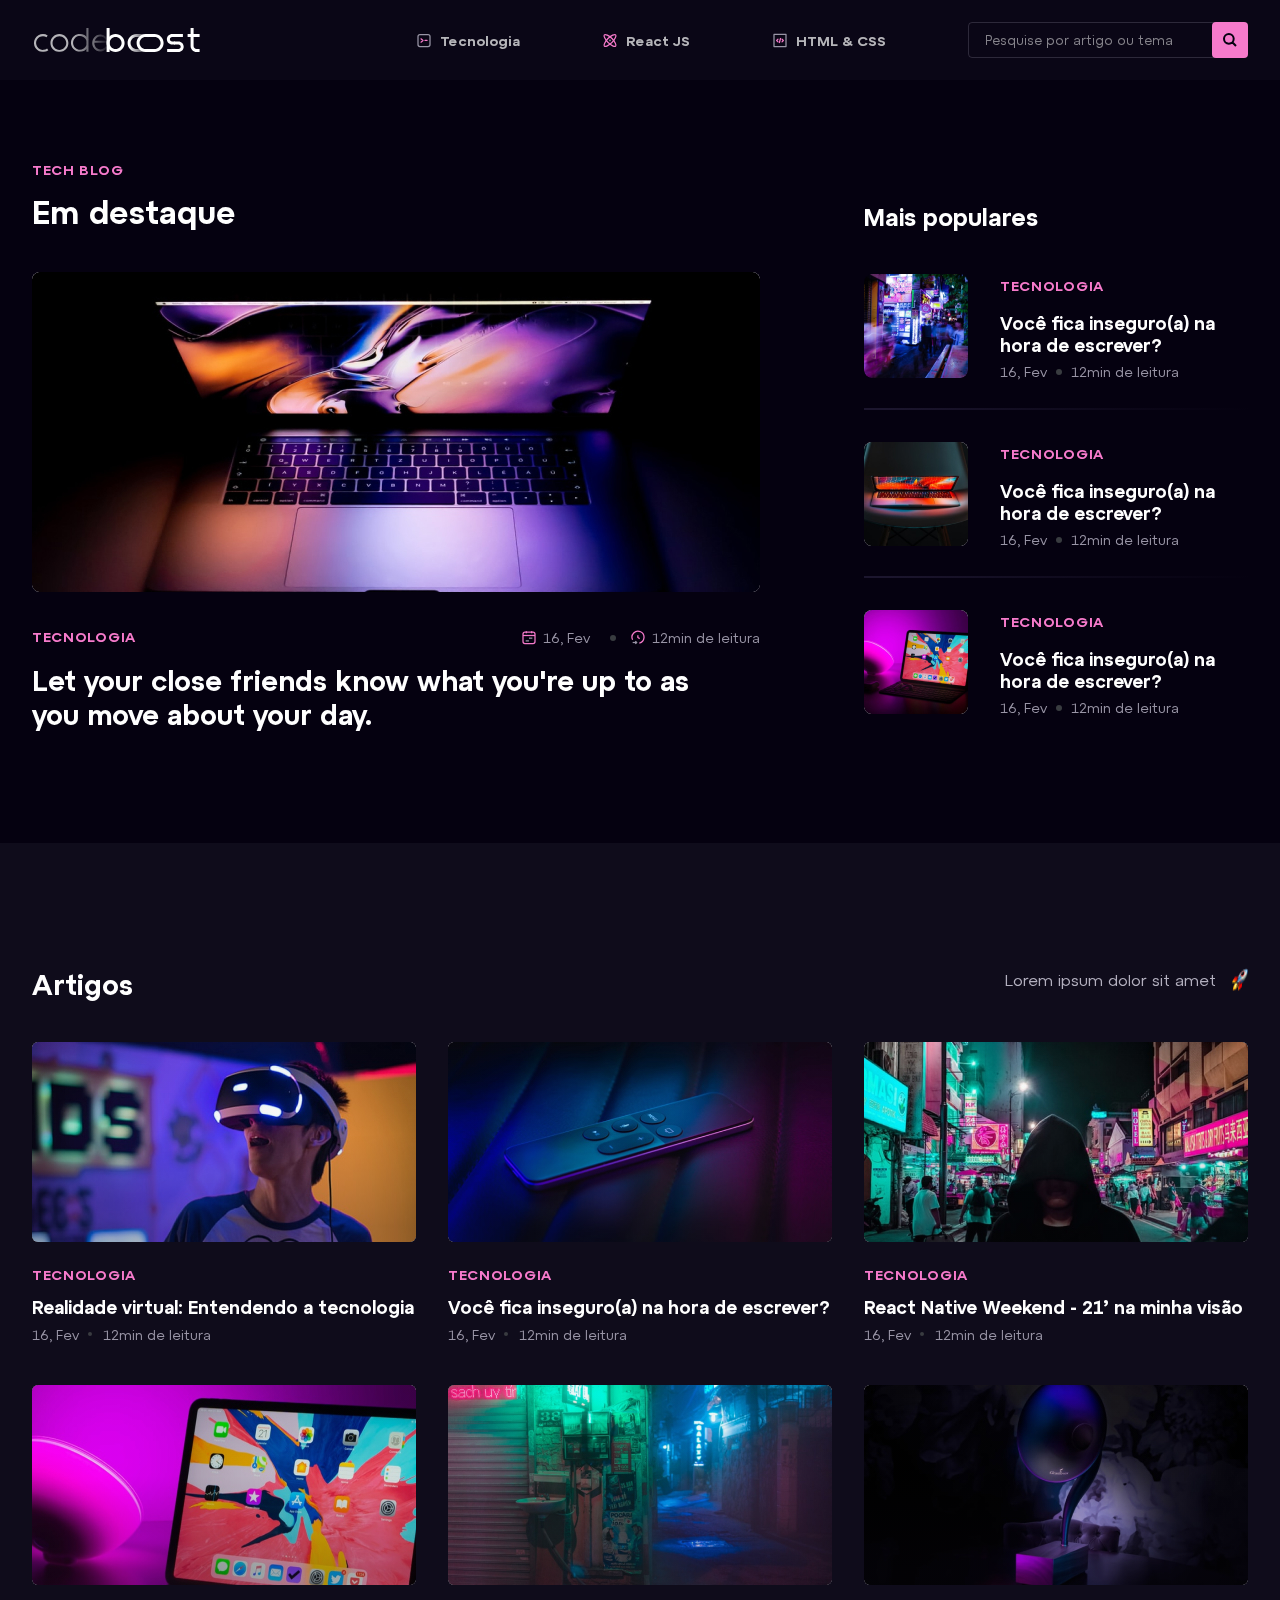
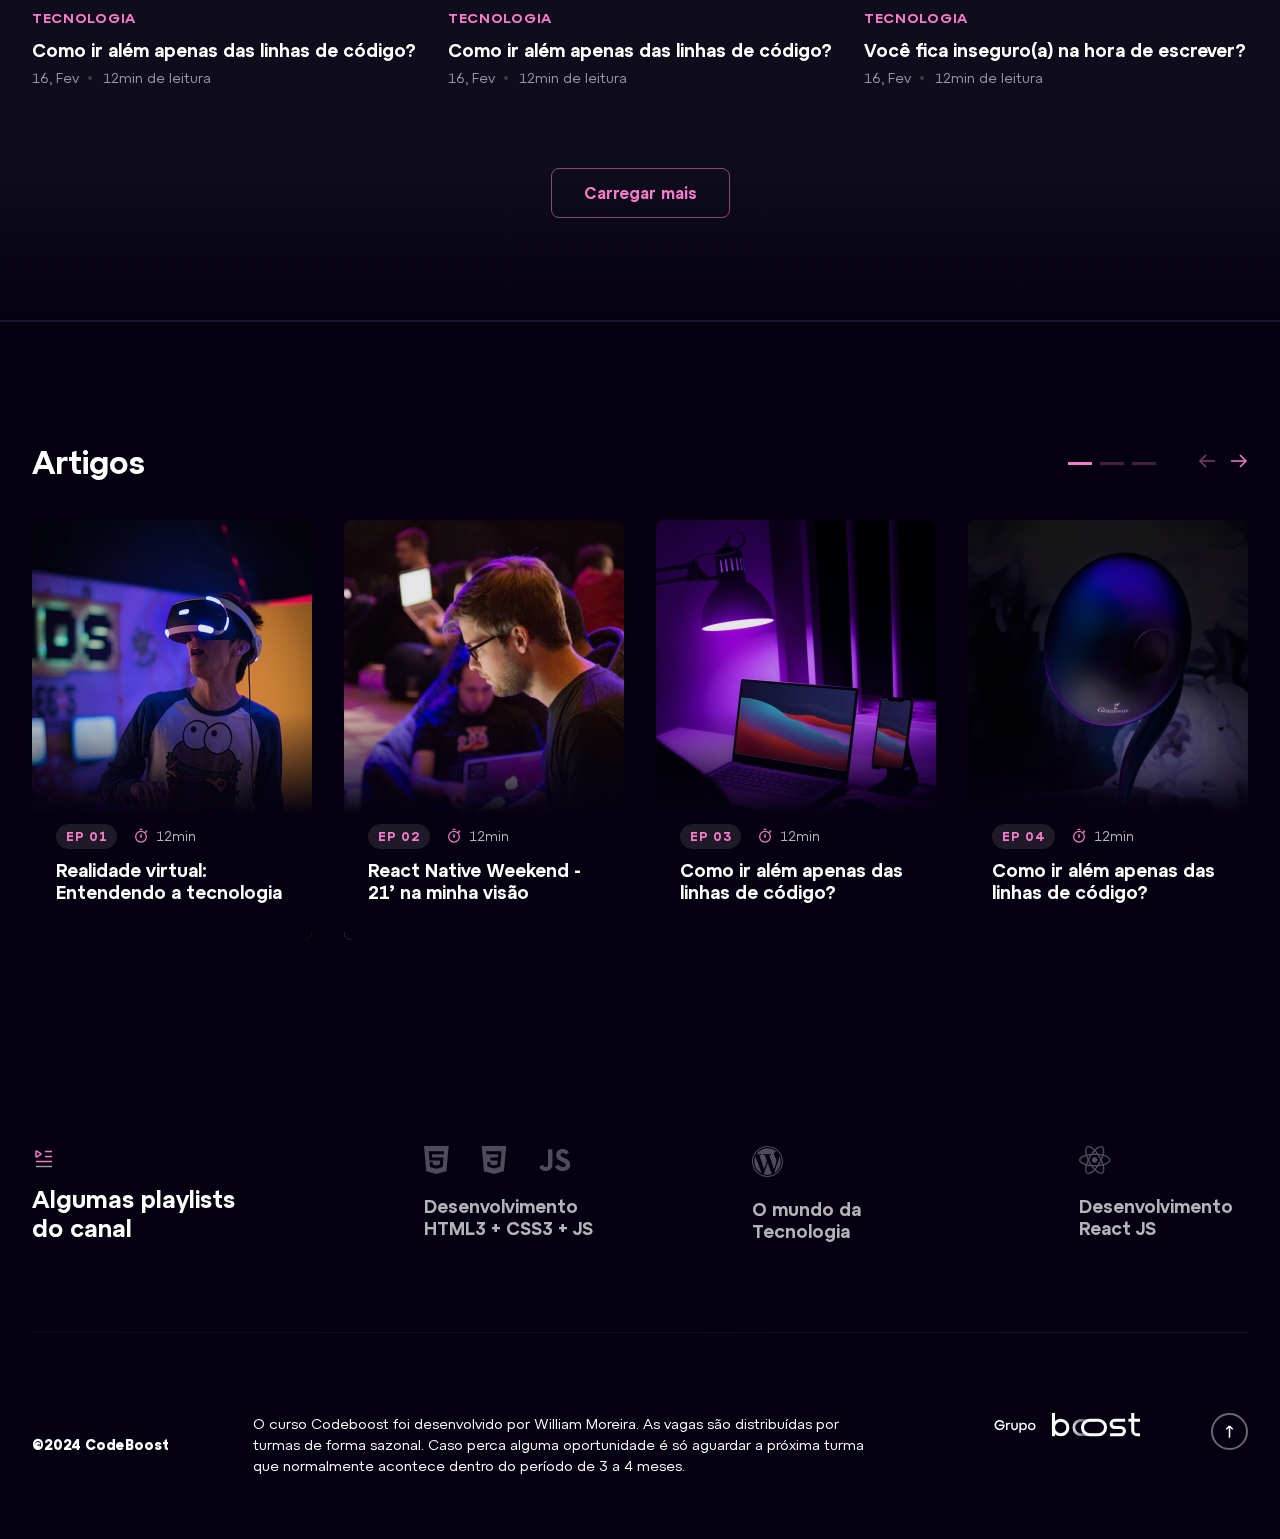
<file: index.html>
<!DOCTYPE html>
<html lang="pt-br">
  <head>
    <meta charset="UTF-8" />
    <meta name="viewport" content="width=device-width, initial-scale=1.0" />
    <link
      rel="stylesheet"
      href="https://cdn.jsdelivr.net/npm/swiper@11/swiper-bundle.min.css"
    />
    <link rel="stylesheet" href="./css/main.min.css" />
    <title>Blog - Codeboost</title>
  </head>
  <body>
    <header>
      <div class="container">
        <a href="#" class="logo"
          ><div class="logo">
            <img src="./assets/svg/logo.svg" alt="Logo Codeboost" /></div
        ></a>
        <nav>
          <a href="" class="item-categorie">
            <img src="./assets/svg/icon-tecnologia.svg" alt="Ícone tecnlogia" />
            <span>Tecnologia</span>
          </a>
          <a href="" class="item-categorie">
            <img src="./assets/svg/icon-react.svg" alt="Ícone React JS" />
            <span>React JS</span>
          </a>
          <a href="" class="item-categorie">
            <img src="./assets/svg/icon-programming.svg" alt="Ícone React JS" />
            <span>HTML & CSS</span>
          </a>
          <form action="" class="search">
            <input type="" placeholder="Pesquise por artigo ou tema" />
            <button type="submit">
              <img src="./assets/svg/icon-lupa.svg" alt="Ícone de tecnlogia" />
            </button>
          </form>
        </nav>
      </div>
    </header>
    <main>
      <div class="s-hero-destaques">
        <div class="container">
          <div class="left">
            <div class="info">
              <span class="categorie">tech blog</span>
              <h2 class="white">Em destaque</h2>
            </div>
            <a href="" class="card-post-lg">
              <div class="image">
                <img src="./assets/img/image-post-lg.jpg" alt="Post grande" />
              </div>
              <div class="info">
                <div class="top-info">
                  <span class="categorie">tecnologia</span>
                  <ul>
                    <li>
                      <img src="./assets/svg/icon-calendar.svg" alt="" />
                      <span>16, Fev</span>
                    </li>
                    <li>
                      <img src="./assets/svg/icon-clock].svg" alt="" />
                      <span>12min de leitura</span>
                    </li>
                  </ul>
                </div>
                <h3 class="white">
                  Let your close friends know what you're up to as you move
                  about your day.
                </h3>
              </div>
            </a>
          </div>
          <div class="right">
            <h4 class="white">Mais populares</h4>
            <div class="all">
              <div class="item-post-populares">
                <a href="" class="card-post-xs">
                  <div class="image">
                    <img
                      src="./assets/img/image-post-xs-01.png"
                      alt="Post pequeno"
                    />
                  </div>
                  <div class="info">
                    <span class="categorie">tecnologia</span>
                    <h6 class="white">
                      Você fica inseguro(a) na hora de escrever?
                    </h6>
                    <ul>
                      <li>
                        <span>16, Fev</span>
                      </li>
                      <li>
                        <span>12min de leitura</span>
                      </li>
                    </ul>
                  </div>
                </a>
              </div>
              <div class="item-post-populares">
                <a href="" class="card-post-xs">
                  <div class="image">
                    <img
                      src="./assets/img/image-post-xs-02.jpg"
                      alt="Post pequeno"
                    />
                  </div>
                  <div class="info">
                    <span class="categorie">tecnologia</span>
                    <h6 class="white">
                      Você fica inseguro(a) na hora de escrever?
                    </h6>
                    <ul>
                      <li>
                        <span>16, Fev</span>
                      </li>
                      <li>
                        <span>12min de leitura</span>
                      </li>
                    </ul>
                  </div>
                </a>
              </div>
              <div class="item-post-populares">
                <a href="" class="card-post-xs">
                  <div class="image">
                    <img
                      src="./assets/img/image-post-xs-03.jpg"
                      alt="Post pequeno"
                    />
                  </div>
                  <div class="info">
                    <span class="categorie">tecnologia</span>
                    <h6 class="white">
                      Você fica inseguro(a) na hora de escrever?
                    </h6>
                    <ul>
                      <li>
                        <span>16, Fev</span>
                      </li>
                      <li>
                        <span>12min de leitura</span>
                      </li>
                    </ul>
                  </div>
                </a>
              </div>
            </div>
          </div>
        </div>
      </div>
    </main>
    <section class="s-artigos">
      <div class="container">
        <div class="top">
          <h3>Artigos</h3>
          <div class="text">
            <span>Lorem ipsum dolor sit amet</span
            ><img src="./assets/img/icon-rocket.png" alt="" />
          </div>
        </div>
        <div class="all">
          <div class="item-artigo-default">
            <a href="" class="card-post-default">
              <div class="image">
                <img
                  src="./assets/img/image-post-default-01.jpg"
                  alt="Imagem post padrão"
                />
              </div>
              <div class="info">
                <span class="categorie">tecnologia</span>
                <h6 class="white">
                  Realidade virtual: Entendendo a tecnologia
                </h6>
                <ul>
                  <li><span>16, Fev</span></li>
                  <li><span>12min de leitura</span></li>
                </ul>
              </div>
            </a>
          </div>
          <div class="item-artigo-default">
            <a href="" class="card-post-default">
              <div class="image">
                <img
                  src="./assets/img/image-post-default-03.jpg"
                  alt="Imagem post padrão"
                />
              </div>
              <div class="info">
                <span class="categorie">tecnologia</span>
                <h6 class="white">
                  Você fica inseguro(a) na hora de escrever?
                </h6>
                <ul>
                  <li><span>16, Fev</span></li>
                  <li><span>12min de leitura</span></li>
                </ul>
              </div>
            </a>
          </div>
          <div class="item-artigo-default">
            <a href="" class="card-post-default">
              <div class="image">
                <img
                  src="./assets/img/image-post-default-02.jpg"
                  alt="Imagem post padrão"
                />
              </div>
              <div class="info">
                <span class="categorie">tecnologia</span>
                <h6 class="white">React Native Weekend - 21’ na minha visão</h6>
                <ul>
                  <li><span>16, Fev</span></li>
                  <li><span>12min de leitura</span></li>
                </ul>
              </div>
            </a>
          </div>
          <div class="item-artigo-default">
            <a href="" class="card-post-default">
              <div class="image">
                <img
                  src="./assets/img/image-post-default-04.jpg"
                  alt="Imagem post padrão"
                />
              </div>
              <div class="info">
                <span class="categorie">tecnologia</span>
                <h6 class="white">Como ir além apenas das linhas de código?</h6>
                <ul>
                  <li><span>16, Fev</span></li>
                  <li><span>12min de leitura</span></li>
                </ul>
              </div>
            </a>
          </div>
          <div class="item-artigo-default">
            <a href="" class="card-post-default">
              <div class="image">
                <img
                  src="./assets/img/image-post-default-05.jpg"
                  alt="Imagem post padrão"
                />
              </div>
              <div class="info">
                <span class="categorie">tecnologia</span>
                <h6 class="white">Como ir além apenas das linhas de código?</h6>
                <ul>
                  <li><span>16, Fev</span></li>
                  <li><span>12min de leitura</span></li>
                </ul>
              </div>
            </a>
          </div>
          <div class="item-artigo-default">
            <a href="" class="card-post-default">
              <div class="image">
                <img
                  src="./assets/img/image-post-default-06.jpg"
                  alt="Imagem post padrão"
                />
              </div>
              <div class="info">
                <span class="categorie">tecnologia</span>
                <h6 class="white">
                  Você fica inseguro(a) na hora de escrever?
                </h6>
                <ul>
                  <li><span>16, Fev</span></li>
                  <li><span>12min de leitura</span></li>
                </ul>
              </div>
            </a>
          </div>
        </div>
        <button class="btn-primary">Carregar mais</button>
      </div>
    </section>
    <section class="s-podcast">
      <div class="container">
        <div class="top">
          <h2>Artigos</h2>
          <div class="control-slide">
            <div class="swiper-pagination"></div>
            <div class="control">
              <button class="btn btn-prev">
                <img src="./assets/svg/arrow-slide.svg" alt="" />
              </button>
              <button class="btn btn-next">
                <img src="./assets/svg/arrow-slide.svg" alt="" />
              </button>
            </div>
          </div>
        </div>
        <div class="slide-podcast">
          <div class="swiper-wrapper">
            <div class="swiper-slide">
              <a href="" class="card-podcast">
                <div class="image">
                  <img src="./assets/img/image-podcast-01.jpg" alt="" />
                </div>
                <div class="info">
                  <div class="time">
                    <span class="tag-ep">Ep 01</span>
                    <div class="time-podcast">
                      <img src="./assets/svg/icon-timer.svg" alt="" />
                      <span>12min</span>
                    </div>
                  </div>
                  <h6 class="white">
                    Realidade virtual: Entendendo a tecnologia
                  </h6>
                  <div class="play">
                    <img src="./assets/svg/icon-play.svg" alt="" />
                    <span>Ouvir agora</span>
                  </div>
                </div>
              </a>
            </div>
            <div class="swiper-slide">
              <a href="" class="card-podcast">
                <div class="image">
                  <img src="./assets/img/image-podcast-02.jpg" alt="" />
                </div>
                <div class="info">
                  <div class="time">
                    <span class="tag-ep">Ep 02</span>
                    <div class="time-podcast">
                      <img src="./assets/svg/icon-timer.svg" alt="" />
                      <span>12min</span>
                    </div>
                  </div>
                  <h6 class="white">
                    React Native Weekend - 21’ na minha visão
                  </h6>
                  <div class="play">
                    <img src="./assets/svg/icon-play.svg" alt="" />
                    <span>Ouvir agora</span>
                  </div>
                </div>
              </a>
            </div>
            <div class="swiper-slide">
              <a href="" class="card-podcast">
                <div class="image">
                  <img src="./assets/img/image-podcast-03.jpg" alt="" />
                </div>
                <div class="info">
                  <div class="time">
                    <span class="tag-ep">Ep 03</span>
                    <div class="time-podcast">
                      <img src="./assets/svg/icon-timer.svg" alt="" />
                      <span>12min</span>
                    </div>
                  </div>
                  <h6 class="white">
                    Como ir além apenas das linhas de código?
                  </h6>
                  <div class="play">
                    <img src="./assets/svg/icon-play.svg" alt="" />
                    <span>Ouvir agora</span>
                  </div>
                </div>
              </a>
            </div>
            <div class="swiper-slide">
              <a href="" class="card-podcast">
                <div class="image">
                  <img src="./assets/img/image-podcast-04.jpg" alt="" />
                </div>
                <div class="info">
                  <div class="time">
                    <span class="tag-ep">Ep 04</span>
                    <div class="time-podcast">
                      <img src="./assets/svg/icon-timer.svg" alt="" />
                      <span>12min</span>
                    </div>
                  </div>
                  <h6 class="white">
                    Como ir além apenas das linhas de código?
                  </h6>
                  <div class="play">
                    <img src="./assets/svg/icon-play.svg" alt="" />
                    <span>Ouvir agora</span>
                  </div>
                </div>
              </a>
            </div>
            <div class="swiper-slide">
              <a href="" class="card-podcast">
                <div class="image">
                  <img src="./assets/img/image-podcast-03.jpg" alt="" />
                </div>
                <div class="info">
                  <div class="time">
                    <span class="tag-ep">Ep 03</span>
                    <div class="time-podcast">
                      <img src="./assets/svg/icon-timer.svg" alt="" />
                      <span>12min</span>
                    </div>
                  </div>
                  <h6 class="white">
                    Como ir além apenas das linhas de código?
                  </h6>
                  <div class="play">
                    <img src="./assets/svg/icon-play.svg" alt="" />
                    <span>Ouvir agora</span>
                  </div>
                </div>
              </a>
            </div>
            <div class="swiper-slide">
              <a href="" class="card-podcast">
                <div class="image">
                  <img src="./assets/img/image-podcast-04.jpg" alt="" />
                </div>
                <div class="info">
                  <div class="time">
                    <span class="tag-ep">Ep 04</span>
                    <div class="time-podcast">
                      <img src="./assets/svg/icon-timer.svg" alt="" />
                      <span>12min</span>
                    </div>
                  </div>
                  <h6 class="white">
                    Como ir além apenas das linhas de código?
                  </h6>
                  <div class="play">
                    <img src="./assets/svg/icon-play.svg" alt="" />
                    <span>Ouvir agora</span>
                  </div>
                </div>
              </a>
            </div>
          </div>
        </div>
      </div>
    </section>
    <section class="s-playlist">
      <div class="container">
        <div class="info-playlist">
          <img src="./assets/svg/icon-playlist.svg" alt="" />
          <h4>Algumas playlists do canal</h4>
        </div>
        <div class="items-blog">
          <div class="item">
            <a href=""
              ><ul>
                <li><img src="./assets/svg/icon-html.svg" alt="" /></li>
                <li><img src="./assets/svg/icon-css.svg" alt="" /></li>
                <li><img src="./assets/svg/icon-js.svg" alt="" /></li>
              </ul>
              <h6>Desenvolvimento HTML3 + CSS3 + JS</h6></a
            >
          </div>
          <div class="item">
            <a href=""
              ><img src="./assets/svg/icon-wordpress.svg" alt="" />
              <h6>O mundo da Tecnologia</h6></a
            >
          </div>
          <div class="item">
            <a href=""
              ><img src="./assets/svg/icon-react-footer.svg" alt="" />
              <h6>Desenvolvimento React JS</h6></a
            >
          </div>
        </div>
      </div>
    </section>
    <footer>
      <div class="container">
        <div class="left">
          <span>©2024 CodeBoost</span>
          <p>
            O curso Codeboost foi desenvolvido por William Moreira. As vagas são
            distribuídas por turmas de forma sazonal. Caso perca alguma
            oportunidade é só aguardar a próxima turma que normalmente acontece
            dentro do período de 3 a 4 meses.
          </p>
        </div>
        <div class="right">
          <img src="./assets/svg/logo-boost.svg" alt="" />
          <button id="js-arrow-up">
            <img src="./assets/svg/arrow-up.svg" alt="" />
          </button>
        </div>
      </div>
    </footer>
    <script src="https://cdn.jsdelivr.net/npm/swiper@11/swiper-bundle.min.js"></script>
    <script src="./js/libs/swiper.js"></script>
    <script src="./js/scripts.js"></script>
  </body>
</html>
</file>
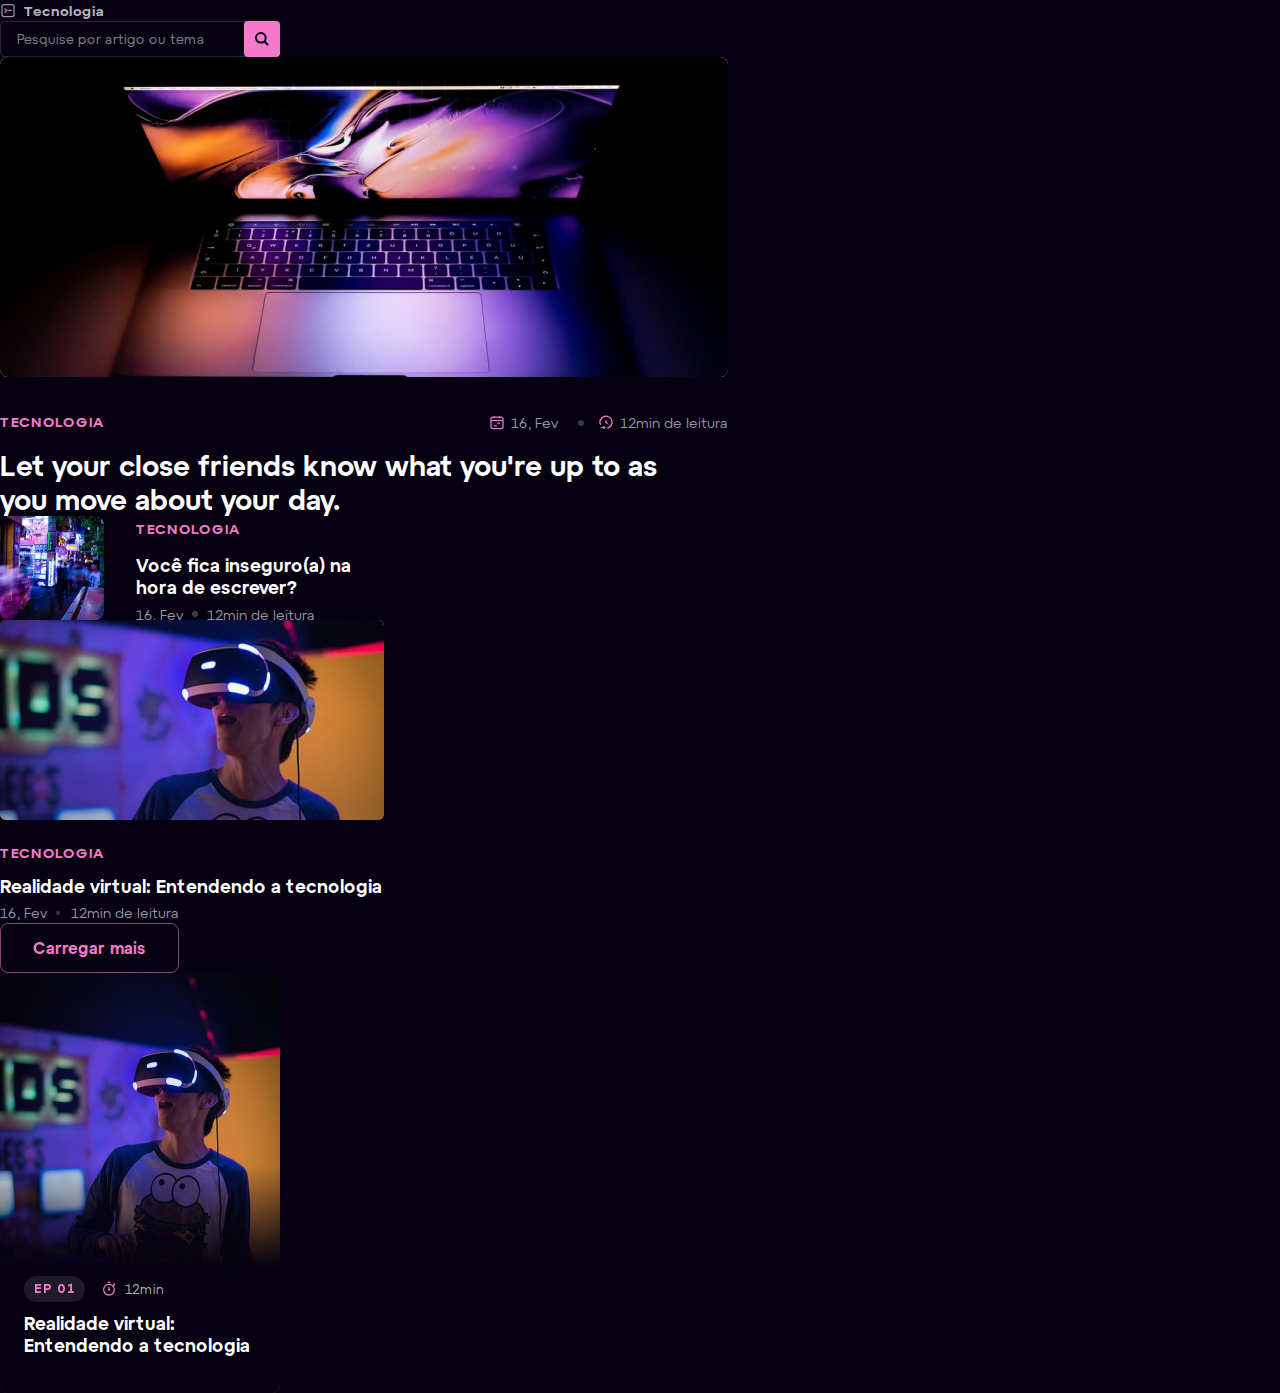
<file: components.html>
<!DOCTYPE html>
<html lang="pt-br">
  <head>
    <meta charset="UTF-8" />
    <meta name="viewport" content="width=device-width, initial-scale=1.0" />
    <link rel="stylesheet" href="./css/main.min.css" />
    <title>Blog - Codeboost - Components</title>
  </head>
  <body>
    <a href="" class="item-categorie">
      <img src="./assets/svg/icon-tecnologia.svg" alt="Ícone tecnlogia" />
      <span>Tecnologia</span>
    </a>

    <form action="" class="search">
      <input type="" placeholder="Pesquise por artigo ou tema" />
      <button type="submit">
        <img src="./assets/svg/icon-lupa.svg" alt="Ícone de tecnlogia" />
      </button>
    </form>

    <a href="" class="card-post-lg">
      <div class="image">
        <img src="./assets/img/image-post-lg.jpg" alt="Post grande" />
      </div>
      <div class="info">
        <div class="top-info">
          <span class="categorie">tecnologia</span>
          <ul>
            <li>
              <img src="./assets/svg/icon-calendar.svg" alt="" />
              <span>16, Fev</span>
            </li>
            <li>
              <img src="./assets/svg/icon-clock].svg" alt="" />
              <span>12min de leitura</span>
            </li>
          </ul>
        </div>
        <h3 class="white">
          Let your close friends know what you're up to as you move about your
          day.
        </h3>
      </div>
    </a>

    <a href="" class="card-post-xs">
      <div class="image">
        <img src="./assets/img/image-post-xs-01.png" alt="Post pequeno" />
      </div>
      <div class="info">
        <span class="categorie">tecnologia</span>
        <h6 class="white">Você fica inseguro(a) na hora de escrever?</h6>
        <ul>
          <li>
            <span>16, Fev</span>
          </li>
          <li>
            <span>12min de leitura</span>
          </li>
        </ul>
      </div>
    </a>

    <a href="" class="card-post-default">
      <div class="image">
        <img
          src="./assets/img/image-post-default-01.jpg"
          alt="Imagem post padrão"
        />
      </div>
      <div class="info">
        <span class="categorie">tecnologia</span>
        <h6 class="white">Realidade virtual: Entendendo a tecnologia</h6>
        <ul>
          <li><span>16, Fev</span></li>
          <li><span>12min de leitura</span></li>
        </ul>
      </div>
    </a>

    <button class="btn-primary">Carregar mais</button>

    <a href="" class="card-podcast">
      <div class="image">
        <img src="./assets/img/image-podcast-01.jpg" alt="" />
      </div>
      <div class="info">
        <div class="time">
          <span class="tag-ep">Ep 01</span>
          <div class="time-podcast">
            <img src="./assets/svg/icon-timer.svg" alt="" />
            <span>12min</span>
          </div>
        </div>
        <h6 class="white">Realidade virtual: Entendendo a tecnologia</h6>
        <div class="play">
          <img src="./assets/svg/icon-play.svg" alt="" />
          <span>Ouvir agora</span>
        </div>
      </div>
    </a>
  </body>
</html>
</file>
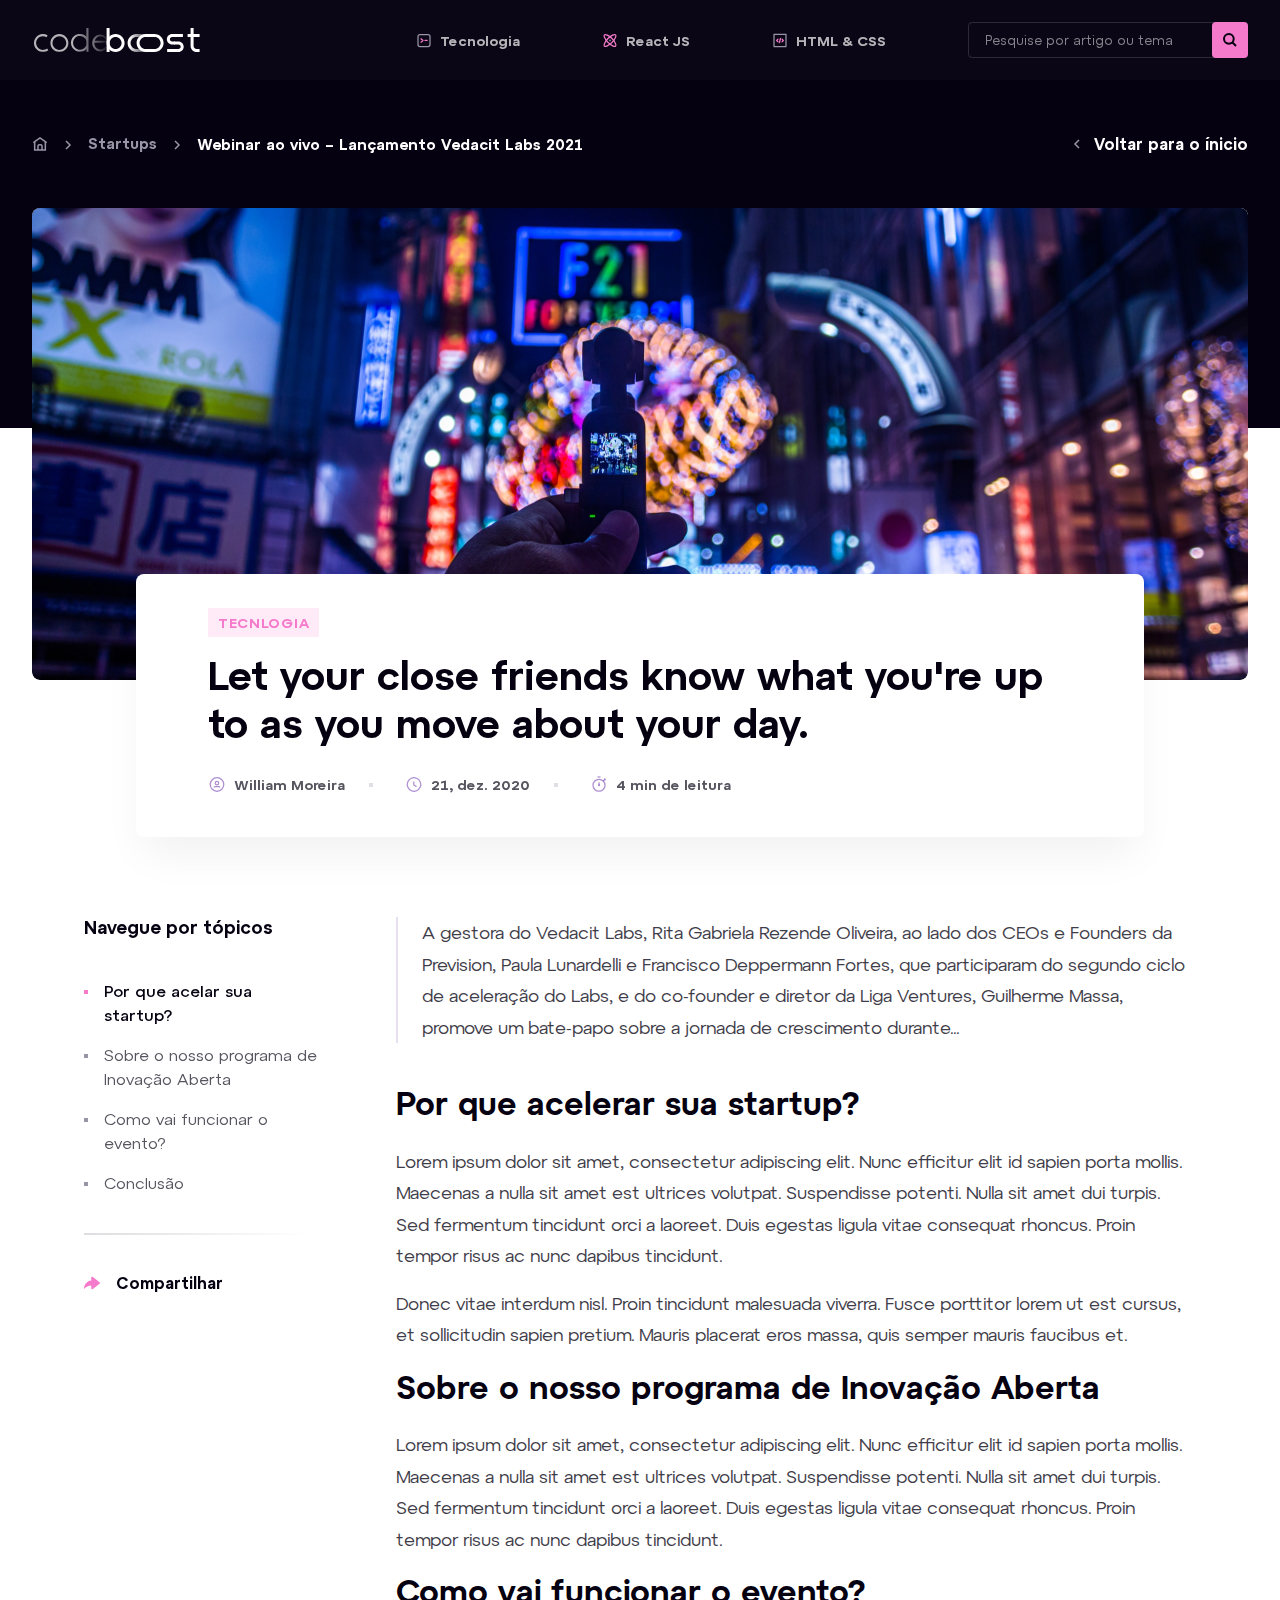
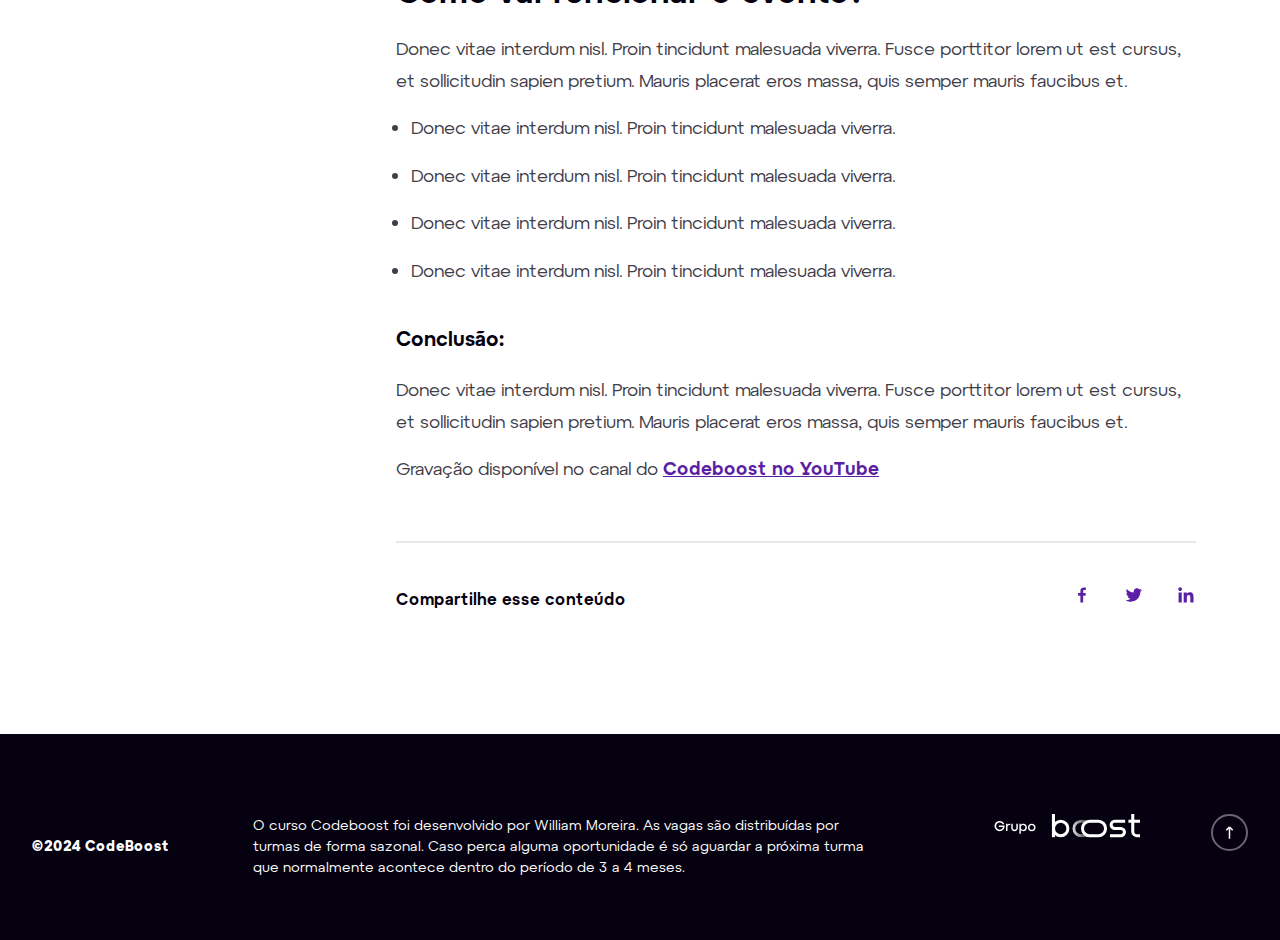
<file: destaques-post.html>
<!DOCTYPE html>
<html lang="pt-br">
  <head>
    <meta charset="UTF-8" />
    <meta name="viewport" content="width=device-width, initial-scale=1.0" />
    <link
      rel="stylesheet"
      href="https://cdn.jsdelivr.net/npm/swiper@11/swiper-bundle.min.css"
    />
    <link rel="stylesheet" href="./css/main.min.css" />
    <title>Blog Codeboost - Detalhes do Post</title>
  </head>
  <body>
    <header>
      <div class="container">
        <a href="#" class="logo"
          ><div class="logo">
            <img src="./assets/svg/logo.svg" alt="Logo Codeboost" /></div
        ></a>
        <nav>
          <a href="" class="item-categorie">
            <img src="./assets/svg/icon-tecnologia.svg" alt="Ícone tecnlogia" />
            <span>Tecnologia</span>
          </a>
          <a href="" class="item-categorie">
            <img src="./assets/svg/icon-react.svg" alt="Ícone React JS" />
            <span>React JS</span>
          </a>
          <a href="" class="item-categorie">
            <img src="./assets/svg/icon-programming.svg" alt="Ícone React JS" />
            <span>HTML & CSS</span>
          </a>
          <form action="" class="search">
            <input type="" placeholder="Pesquise por artigo ou tema" />
            <button type="submit">
              <img src="./assets/svg/icon-lupa.svg" alt="Ícone de tecnlogia" />
            </button>
          </form>
        </nav>
      </div>
    </header>
    <section class="s-detalhes-post">
      <div class="container">
        <div class="top">
          <ul class="breadcrumbs">
            <li>
              <a href="index.html"
                ><img src="./assets/svg/icon-home.svg" alt="Ícone home"
              /></a>
            </li>
            <li>
              <a href="#">Startups</a>
            </li>
            <li><span>Webinar ao vivo – Lançamento Vedacit Labs 2021</span></li>
          </ul>
          <a href="#" class="btn"
            ><img
              src="./assets/svg/arrow-back.svg"
              alt="Ícone de voltar"
            />Voltar para o ínicio
          </a>
        </div>
        <div class="feature-info-post">
          <div class="image">
            <img src="assets/img/image-featured-post.jpg" alt="" />
          </div>
        </div>
        <div class="box-info-post">
          <span class="categorie">tecnlogia</span>
          <h1>
            Let your close friends know what you're up to as you move about your
            day.
          </h1>
          <ul>
            <li>
              <img src="assets/svg/icon-user.svg" alt="" />
              <span>William Moreira</span>
            </li>
            <li>
              <img src="assets/svg/icon-time-purple.svg" alt="" />
              <span>21, dez. 2020</span>
            </li>
            <li>
              <img src="assets/svg/icon-reading.svg" alt="" />
              <span>4 min de leitura</span>
            </li>
          </ul>
        </div>
        <div class="info-post-geral">
          <div class="left-content">
            <h6>Navegue por tópicos</h6>
            <ul>
              <li>
                <a class="active" href=""
                  ><span>Por que acelar sua startup?</span></a
                >
              </li>
              <li>
                <a href=""
                  ><span>Sobre o nosso programa de Inovação Aberta</span></a
                >
              </li>
              <li>
                <a href=""><span>Como vai funcionar o evento?</span></a>
              </li>
              <li>
                <a href=""><span>Conclusão</span></a>
              </li>
            </ul>
            <button>
              <img src="./assets/svg/icon-share.svg" alt="" />Compartilhar
            </button>
          </div>
          <div class="right-content">
            <div class="content-post">
              <blockquote>
                <p>
                  A gestora do Vedacit Labs, Rita Gabriela Rezende Oliveira, ao
                  lado dos CEOs e Founders da Prevision, Paula Lunardelli e
                  Francisco Deppermann Fortes, que participaram do segundo ciclo
                  de aceleração do Labs, e do co-founder e diretor da Liga
                  Ventures, Guilherme Massa, promove um bate-papo sobre a
                  jornada de crescimento durante...
                </p>
              </blockquote>
              <h2>Por que acelerar sua startup?</h2>
              <p>
                Lorem ipsum dolor sit amet, consectetur adipiscing elit. Nunc
                efficitur elit id sapien porta mollis. Maecenas a nulla sit amet
                est ultrices volutpat. Suspendisse potenti. Nulla sit amet dui
                turpis. Sed fermentum tincidunt orci a laoreet. Duis egestas
                ligula vitae consequat rhoncus. Proin tempor risus ac nunc
                dapibus tincidunt.
              </p>
              <p>
                Donec vitae interdum nisl. Proin tincidunt malesuada viverra.
                Fusce porttitor lorem ut est cursus, et sollicitudin sapien
                pretium. Mauris placerat eros massa, quis semper mauris faucibus
                et.
              </p>
              <h2>Sobre o nosso programa de Inovação Aberta</h2>
              <p>
                Lorem ipsum dolor sit amet, consectetur adipiscing elit. Nunc
                efficitur elit id sapien porta mollis. Maecenas a nulla sit amet
                est ultrices volutpat. Suspendisse potenti. Nulla sit amet dui
                turpis. Sed fermentum tincidunt orci a laoreet. Duis egestas
                ligula vitae consequat rhoncus. Proin tempor risus ac nunc
                dapibus tincidunt.
              </p>
              <h2>Como vai funcionar o evento?</h2>
              <p>
                Donec vitae interdum nisl. Proin tincidunt malesuada viverra.
                Fusce porttitor lorem ut est cursus, et sollicitudin sapien
                pretium. Mauris placerat eros massa, quis semper mauris faucibus
                et.
              </p>
              <ul>
                <li>
                  Donec vitae interdum nisl. Proin tincidunt malesuada viverra.
                </li>
                <li>
                  Donec vitae interdum nisl. Proin tincidunt malesuada viverra.
                </li>
                <li>
                  Donec vitae interdum nisl. Proin tincidunt malesuada viverra.
                </li>
                <li>
                  Donec vitae interdum nisl. Proin tincidunt malesuada viverra.
                </li>
              </ul>
              <h5>Conclusão:</h5>
              <p>
                Donec vitae interdum nisl. Proin tincidunt malesuada viverra.
                Fusce porttitor lorem ut est cursus, et sollicitudin sapien
                pretium. Mauris placerat eros massa, quis semper mauris faucibus
                et.
              </p>
              <p>
                Gravação disponível no canal do
                <a href="">Codeboost no YouTube</a>
              </p>
            </div>
            <div class="share">
              <strong>Compartilhe esse conteúdo</strong>
              <ul>
                <li>
                  <a href=""
                    ><img src="./assets/svg/icon-facebook.svg" alt=""
                  /></a>
                </li>
                <li>
                  <a href=""
                    ><img src="./assets/svg/icon-twitter.svg" alt=""
                  /></a>
                </li>
                <li>
                  <a href=""
                    ><img src="./assets/svg/icon-linkedin.svg" alt=""
                  /></a>
                </li>
              </ul>
            </div>
          </div>
        </div>
      </div>
    </section>
    <footer>
      <div class="container">
        <div class="left">
          <span>©2024 CodeBoost</span>
          <p>
            O curso Codeboost foi desenvolvido por William Moreira. As vagas são
            distribuídas por turmas de forma sazonal. Caso perca alguma
            oportunidade é só aguardar a próxima turma que normalmente acontece
            dentro do período de 3 a 4 meses.
          </p>
        </div>
        <div class="right">
          <img src="./assets/svg/logo-boost.svg" alt="" />
          <button id="js-arrow-up">
            <img src="./assets/svg/arrow-up.svg" alt="" />
          </button>
        </div>
      </div>
    </footer>
    <script src="https://cdn.jsdelivr.net/npm/swiper@11/swiper-bundle.min.js"></script>
    <script src="./js/libs/swiper.js"></script>
    <script src="./js/scripts.js"></script>
  </body>
</html>
</file>
<file: css/main.min.css>
@font-face{font-family:"Atyp BL Text";src:url("../fonts/AtypBLText-Regular.woff2") format("woff2"),url("../fonts/AtypBLText-Regular.woff") format("woff");font-weight:normal;font-style:normal;font-display:swap}@font-face{font-family:"Atyp BL Text";src:url("../fonts/AtypBLText-Medium.woff2") format("woff2"),url("../fonts/AtypBLText-Medium.woff") format("woff");font-weight:500;font-style:normal;font-display:swap}@font-face{font-family:"Atyp BL Text";src:url("../fonts/AtypBLText-Bold.woff2") format("woff2"),url("../fonts/AtypBLText-Bold.woff") format("woff");font-weight:bold;font-style:normal;font-display:fallback}@font-face{font-family:"Atyp BL Text";src:url("../fonts/AtypBLText-Semibold.woff2") format("woff2"),url("../fonts/AtypBLText-Semibold.woff") format("woff");font-weight:600;font-style:normal;font-display:fallback}*{box-sizing:border-box;padding:0;margin:0;outline:none}img{display:block;max-width:100%}button{border:0;background-color:rgba(0,0,0,0);cursor:pointer}html{font-size:62.5%}a{text-decoration:none;display:inline-block}body{font-family:"Atyp BL Text",sans-serif;font-size:1rem;background-color:#050110}ul{list-style-type:none}.container{width:100%;margin:0 auto;padding:0 1.4rem;max-width:124.4rem}h1,h2,h3,h4,h5,h6{color:#050110;font-family:"Atyp BL Text",sans-serif;font-weight:600;line-height:120%;color:#fff}h1.white,h2.white,h3.white,h4.white,h5.white,h6.white{color:#fff}h1{font-size:4rem}h2{font-size:3.2rem}h3{font-size:2.8rem}h4{font-size:2.4rem}h5{font-size:2rem}h6{font-size:1.8rem}p{color:#3f3d49;font-family:"Atyp BL Text",sans-serif;font-size:1.8rem;font-weight:400;line-height:175%}li{color:#3f3d49;font-family:"Atyp BL Text",sans-serif;font-size:1.8rem;font-weight:400;line-height:175%}a{color:#5b1fa6;font-family:"Atyp BL Text",sans-serif;font-size:1.8rem;font-weight:600;line-height:175%}.item-categorie{display:flex;align-items:center;gap:.8rem}.item-categorie span{color:#fff;font-size:1.4rem;line-height:150%;opacity:.7;transition:color .3s ease}.item-categorie span:hover{color:#f67acb}.search{display:flex;align-items:center;width:100%;max-width:28rem;height:3.6rem}.search input{flex:1;border-radius:.4rem 0 0 .4rem;border:.1rem solid rgba(153,149,167,.25);background-color:rgba(0,0,0,0);height:100%;color:#fff;padding:0 1.6rem;transition:border .3s ease}.search input::placeholder{color:#fff;font-family:"Atyp BL Text",sans-serif;font-size:1.3rem;font-weight:400;line-height:150%;opacity:.5}.search input:focus{border:.1rem solid #f67acb}.search button{background-color:#f67acb;width:3.6rem;height:3.6rem;margin-left:-0.5rem;display:flex;align-items:center;justify-content:center;border-radius:.4rem;transition:filter .3s ease}.search button:hover{filter:brightness(0.8)}.categorie{color:#f67acb;font-family:"Atyp BL Text",sans-serif;font-size:1.4rem;font-weight:600;line-height:105%;letter-spacing:.07rem;text-transform:uppercase}.card-post-xs{display:flex;align-items:center;width:100%;max-width:38.4rem;height:10.4rem}.card-post-xs .image{width:10.4rem;height:10.4rem;border-radius:.8rem;overflow:hidden}.card-post-xs .image img{width:100%;height:100%;object-fit:cover;transition:all .3s ease-in}.card-post-xs .info{flex:1;margin-left:3.2rem}.card-post-xs .info h6{margin:1.2rem 0 .5rem 0;transition:all .3s ease-in}.card-post-xs .info ul{display:flex;align-items:center;gap:2.4rem}.card-post-xs .info ul li{display:flex;align-items:center;position:relative}.card-post-xs .info ul li span{color:#9995a6;font-family:"Atyp BL Text",sans-serif;font-size:1.4rem;font-weight:400;line-height:150%}.card-post-xs .info ul li:not(:first-child)::after{content:"";position:absolute;background-color:#393c40;font-family:"Inter";font-size:1.4rem;font-style:normal;line-height:150%;width:.6rem;border-radius:50%;height:.6rem;left:-1.5rem}.card-post-xs:hover .image img{transform:scale(1.05)}.card-post-xs:hover h6{color:#f67acb}.card-post-lg{display:block;width:100%;max-width:72.8rem}.card-post-lg h3{max-width:95%;transition:color .3s ease}.card-post-lg .image{width:100%;height:32rem;border-radius:.8rem;overflow:hidden;margin-bottom:3.5rem}.card-post-lg .image img{width:100%;height:100%;object-fit:cover;transition:all .3s ease-in}.card-post-lg .info .top-info{display:flex;align-items:center;justify-content:space-between;margin-bottom:1.6rem}.card-post-lg .info .top-info ul{display:flex;align-items:center;gap:4rem}.card-post-lg .info .top-info ul li{display:flex;align-items:center;gap:.6rem;position:relative}.card-post-lg .info .top-info ul li:not(:first-child)::after{content:"";position:absolute;background-color:#393c40;font-family:"Inter";font-size:1.4rem;font-style:normal;line-height:150%;width:.6rem;border-radius:50%;height:.6rem;left:-2rem}.card-post-lg .info .top-info ul li span{color:#9995a6;font-family:"Atyp BL Text",sans-serif;font-size:1.4rem;font-weight:400;line-height:150%}.card-post-lg:hover .image img{transform:scale(1.05)}.card-post-lg:hover h3{color:#f67acb}.card-post-default{display:block;width:100%;max-width:38.4rem}.card-post-default .image{max-width:38.4rem;height:20rem;border-radius:6px;overflow:hidden;margin-bottom:1.6rem;position:relative}.card-post-default .image img{width:100%;height:100%;transition:all .3s ease-in;object-fit:cover}.card-post-default .image::after{content:"";width:100%;height:100%;background:linear-gradient(180deg, rgba(15, 17, 22, 0.03) 45.77%, rgba(11, 8, 20, 0.25) 92.14%);position:absolute;left:0;bottom:0;z-index:1}.card-post-default .info h6{margin-top:.8rem;margin-bottom:.5rem;transition:all .3s ease-in}.card-post-default .info ul{display:flex;align-items:center;gap:2.4rem}.card-post-default .info ul li{display:flex;align-items:center;position:relative}.card-post-default .info ul li span{color:#9995a6;font-family:"Atyp BL Text",sans-serif;font-size:1.4rem;font-weight:400;line-height:150%}.card-post-default .info ul li:not(:first-child)::after{content:"";position:absolute;background-color:#393c40;font-family:"Inter";font-size:1.4rem;font-style:normal;line-height:150%;width:.4rem;border-radius:50%;height:.4rem;left:-1.5rem}.card-post-default:hover .image img{transform:scale(1.05)}.card-post-default:hover h6{color:#f67acb}.btn-primary{border-radius:.8rem;border:.1rem solid rgba(246,122,203,.55);padding:1.6rem 3.2rem;color:#f67acb;font-family:"Atyp BL Text",sans-serif;font-size:1.6rem;font-weight:600;line-height:100%;transition:all .3s ease}.btn-primary:hover{color:#fff;background-color:#f67acb}.card-podcast{display:block;width:100%;height:42rem;max-width:28rem;overflow:hidden;position:relative}.card-podcast .image{width:100%;height:100%;max-width:280rem;border-radius:.8rem;overflow:hidden;position:relative}.card-podcast .image img{width:100%;height:100%;object-fit:cover;transition:all .3s ease}.card-podcast .image::after{content:"";width:28rem;height:42rem;position:absolute;bottom:0;left:0;z-index:1;background:linear-gradient(180deg, rgba(5, 1, 16, 0.1) 45.77%, #050110 70.06%)}.card-podcast .info{position:absolute;bottom:0rem;z-index:1;padding:0 2.4rem;transition:bottom .3s ease}.card-podcast .info .time{margin-bottom:1.1rem;display:flex;align-items:center}.card-podcast .info .time .tag-ep{display:inline-block;padding:.6rem 1rem;border-radius:8rem;background:rgba(255,255,255,.1);backdrop-filter:blur(16px);color:#f67acb;font-family:"Atyp BL Text";font-size:1.3rem;font-weight:600;line-height:105%;letter-spacing:.65px;text-transform:uppercase;margin-right:1.6rem}.card-podcast .info .time .time-podcast{display:flex;align-items:center;gap:.8rem}.card-podcast .info .time .time-podcast span{color:rgba(255,255,255,.7);font-family:"Atyp BL Text",sans-serif;font-size:1.3rem;font-weight:400;line-height:150%}.card-podcast .info .play{display:flex;align-items:center;gap:.8rem;margin-top:1.7rem;opacity:0;transition:opacity .3s ease}.card-podcast .info .play span{color:#f67acb;font-family:"Atyp BL Text",sans-serif;font-size:1.4rem;font-style:normal;font-weight:600;line-height:120%}.card-podcast:hover .image img{transform:scale(1.05)}.card-podcast:hover .info{bottom:4rem}.card-podcast:hover .play{opacity:1}header{position:sticky;top:0;padding:2.2rem 0;width:100%;background:rgba(15,12,27,.5);backdrop-filter:blur(20px);z-index:10}header .container{display:flex;align-items:center;justify-content:space-between}header .container nav{display:flex;align-items:center;justify-content:space-between;gap:6.4rem;max-width:83.2rem;flex:1}.s-hero-destaques{padding:8.3rem 0 11.2rem}.s-hero-destaques .container{display:flex;flex-direction:row;align-items:flex-start;justify-content:space-between}.s-hero-destaques .container .left .info h2{margin:14px 0 4.2rem;flex:1;max-width:72.8rem}.s-hero-destaques .container .right{margin-top:4rem;flex:1;max-width:38.4rem}.s-hero-destaques .container .right .all{margin-top:4.2rem}.s-hero-destaques .container .right .all .item-post-populares{position:relative}.s-hero-destaques .container .right .all .item-post-populares:not(:last-child){margin-bottom:3.2rem;padding-bottom:3.2rem}.s-hero-destaques .container .right .all .item-post-populares:not(:last-child)::after{content:"";width:100%;height:.2rem;bottom:0;left:0;position:absolute;background:url(../assets/svg/border-post.svg) no-repeat center center}.s-artigos{background:linear-gradient(180deg, #0f0c1b 85.69%, rgba(15, 12, 27, 0) 100%);padding:12.5rem 0 10.2rem;border-bottom:2px solid #1c162e}.s-artigos .top{display:flex;flex-direction:row;align-items:flex-start;justify-content:space-between}.s-artigos .top .text{gap:1.6rem;display:flex}.s-artigos .top .text span{display:inline-block;color:#fff;mix-blend-mode:luminosity;color:#acb4bf;font-family:"Atyp BL Text",sans-serif;font-size:1.6rem;line-height:150%;font-weight:400}.s-artigos .all{margin:4rem 0 8rem;display:grid;grid-template-columns:repeat(3, 1fr);grid-gap:4rem 3.2rem}.s-artigos button{display:block;margin:0 auto}.s-podcast{padding:12rem 0;border-bottom:.2rem solid 1C162E}.s-podcast .top{display:flex;align-items:center;justify-content:space-between;margin-bottom:4rem}.s-podcast .top .control-slide{display:flex;align-items:center;justify-content:space-between;flex:1;max-width:18.4rem}.s-podcast .top .control-slide .swiper-pagination{position:relative;bottom:0;width:auto}.s-podcast .top .control-slide .swiper-pagination-bullet{background-color:#f67acb;width:2.4rem;height:.3rem;border-radius:0;opacity:.25;transition:opacity .3s ease}.s-podcast .top .control-slide .swiper-pagination-bullet-active{opacity:1}.s-podcast .top .control-slide .control{display:flex;align-items:center;gap:16px}.s-podcast .top .control-slide .control .btn.swiper-button-disabled{opacity:.5;pointer-events:none}.s-podcast .top .control-slide .control .btn-prev{transform:rotate(180deg)}.s-podcast .slide-podcast{overflow:hidden;position:relative}.s-playlist{padding:8.6rem 0 9rem}.s-playlist .container{position:relative;display:flex;align-items:center;justify-content:space-between}.s-playlist .container .info-playlist h4{margin-top:1.4rem;max-width:20.5rem}.s-playlist .container .items-blog{flex:1;display:flex;flex-direction:row;align-items:flex-start;justify-content:space-between;max-width:82.4rem}.s-playlist .container .items-blog .item h6{max-width:16.9rem;opacity:.7;margin-top:2.2rem;transition:opacity .3s ease}.s-playlist .container .items-blog .item:hover h6{opacity:1}.s-playlist .container .items-blog ul{display:flex;align-items:center;gap:3.2rem}.s-playlist .container::after{content:"";position:absolute;height:.02rem;max-width:121.6rem;width:100%;background:linear-gradient(255deg, #ff60c8 9.09%, #5b1fa6 102.28%, #7e3dce 102.28%) no-repeat center center;opacity:.2;top:18.6rem}footer{padding:8rem 0 6.3rem}footer .container{display:flex;flex-direction:row;align-items:flex-start;justify-content:space-between}footer .container .left{display:flex;align-items:center;flex:1;gap:8.4rem}footer .container .left span{color:#fff;font-family:"Atyp BL Text",sans-serif;font-size:1.4rem;font-weight:700;line-height:150%}footer .container .left p{color:#fff;font-family:"Atyp BL Text",sans-serif;font-size:1.4rem;font-weight:400;line-height:150%;max-width:62.1rem}footer .container .right{display:flex;flex-direction:row;align-items:flex-start;justify-content:space-between;gap:7.1rem}footer .container .right button{width:37px;height:37px;border-radius:50%;border:2px solid rgba(255,255,255,.4);display:flex;align-items:center;justify-content:center;transition:filter .3s ease}footer .container .right button:hover{filter:brightness(0.5)}.s-detalhes-post{background-color:#fff;padding:4.8rem 0 12rem;position:relative}.s-detalhes-post::before{content:"";position:absolute;top:0;left:0;width:100%;z-index:0;height:34.8rem;background-color:#050110}.s-detalhes-post .container .top{position:relative;z-index:1;display:flex;align-items:center;justify-content:space-between}.s-detalhes-post .container .top .breadcrumbs{display:flex;align-items:center;justify-content:center;gap:4rem}.s-detalhes-post .container .top .breadcrumbs li{position:relative}.s-detalhes-post .container .top .breadcrumbs li::after{content:"";position:absolute;right:-2.5rem;width:1rem;height:1rem;background:url(../assets/svg/arrow-breadcrumb.svg) no-repeat center center;top:.4rem}.s-detalhes-post .container .top .breadcrumbs li:last-child::after{display:none}.s-detalhes-post .container .top .breadcrumbs li a{display:block;color:#9995a6;font-family:"Atyp BL Text",sans-serif;font-size:1.5rem;font-weight:600;line-height:105%;transition:color .3s ease}.s-detalhes-post .container .top .breadcrumbs li a img{transition:filter .3s ease}.s-detalhes-post .container .top .breadcrumbs li a img:hover{filter:brightness(2)}.s-detalhes-post .container .top .breadcrumbs li a:hover{color:#fff}.s-detalhes-post .container .top .breadcrumbs li span{color:#fff;font-family:"Atyp BL Text",sans-serif;font-size:1.5rem;font-weight:600;line-height:105%}.s-detalhes-post .container .top .btn{display:flex;align-items:center;justify-content:center;gap:1.4rem;color:#fff;font-family:"Atyp BL Text",sans-serif;font-size:1.6rem;font-weight:600;line-height:100%;transition:filter .3s ease}.s-detalhes-post .container .top .btn:hover{filter:brightness(0.6)}.s-detalhes-post .container .feature-info-post{position:relative;z-index:1;margin-top:4.8rem;margin-bottom:8rem}.s-detalhes-post .container .feature-info-post .image{width:100%;height:47.2rem;border-radius:.8rem;overflow:hidden}.s-detalhes-post .container .feature-info-post .image img{width:100%;height:100%;object-fit:cover}.s-detalhes-post .container .box-info-post{position:relative;z-index:1;border-radius:.8rem;background-color:#fff;box-shadow:0px 24px 40px -8px rgba(16,12,28,.06);width:100%;max-width:100.8rem;padding:4.2rem 7.2rem;margin:-18.6rem auto 0}.s-detalhes-post .container .box-info-post .categorie{background:rgba(246,122,203,.15);padding:.6rem 10px}.s-detalhes-post .container .box-info-post h1{margin-top:2rem;margin-bottom:2.8rem;color:#050110}.s-detalhes-post .container .box-info-post ul{display:flex;align-items:center;gap:2.4rem}.s-detalhes-post .container .box-info-post ul li{display:flex;align-items:center;gap:.8rem;position:relative}.s-detalhes-post .container .box-info-post ul li:not(:first-child)::before{content:"";width:.4rem;height:.4rem;opacity:.3;background:#9995a6;display:inline-block;margin-right:2.4rem}.s-detalhes-post .container .box-info-post ul li span{color:#57555f;font-weight:600;line-height:150%;font-size:1.4rem}.s-detalhes-post .container .info-post-geral{margin-top:8rem;display:flex;flex-direction:row;align-items:flex-start;justify-content:center}.s-detalhes-post .container .info-post-geral .left-content{position:sticky;top:10rem;flex:1;max-width:23.6rem}.s-detalhes-post .container .info-post-geral .left-content h6{color:#050110;margin-bottom:4rem}.s-detalhes-post .container .info-post-geral .left-content ul{position:relative;padding-bottom:4rem;margin-bottom:4rem;display:flex;flex-direction:column;align-items:flex-start;justify-content:center;gap:1.6rem}.s-detalhes-post .container .info-post-geral .left-content ul li a{display:flex;align-items:flex-start}.s-detalhes-post .container .info-post-geral .left-content ul li a::before{content:"";width:4px;height:4px;display:inline-block;background-color:#9995a6;margin-top:1.1rem;margin-right:1.6rem;transition:all .1s ease}.s-detalhes-post .container .info-post-geral .left-content ul li a span{color:#57555f;font-size:1.6rem;font-weight:400;flex:1;line-height:150%;transition:all .1s ease}.s-detalhes-post .container .info-post-geral .left-content ul li a.active::before,.s-detalhes-post .container .info-post-geral .left-content ul li a:hover::before{background-color:#f67acb}.s-detalhes-post .container .info-post-geral .left-content ul li a.active span,.s-detalhes-post .container .info-post-geral .left-content ul li a:hover span{color:#050110;font-weight:500}.s-detalhes-post .container .info-post-geral .left-content ul::after{content:"";width:100%;height:.2rem;background:url(../assets/svg/line-topics.svg) no-repeat center center;position:absolute;bottom:0;left:0}.s-detalhes-post .container .info-post-geral .left-content button{display:flex;align-items:center;justify-content:center;gap:1.6rem;color:#050110;font-family:"Atyp BL Text",sans-serif;font-size:1.6rem;font-weight:600;transition:color .3s ease;line-height:100%}.s-detalhes-post .container .info-post-geral .left-content button:hover{color:#f67acb}.s-detalhes-post .container .info-post-geral .right-content{margin-left:7.6rem;flex:1;max-width:80rem}.s-detalhes-post .container .info-post-geral .right-content .content-post{width:100%;border-bottom:2px solid rgba(27,22,45,.1);padding-bottom:4rem;margin-bottom:4rem}.s-detalhes-post .container .info-post-geral .right-content .content-post blockquote{margin-bottom:4rem;border-left:2px solid rgba(93,31,168,.15);padding-left:2.4rem}.s-detalhes-post .container .info-post-geral .right-content .content-post blockquote p{color:#3f3d49;font-family:"Atyp BL Text",sans-serif;font-size:1.8rem;line-height:175%;margin-bottom:0}.s-detalhes-post .container .info-post-geral .right-content .content-post h2,.s-detalhes-post .container .info-post-geral .right-content .content-post h3,.s-detalhes-post .container .info-post-geral .right-content .content-post h4,.s-detalhes-post .container .info-post-geral .right-content .content-post h5,.s-detalhes-post .container .info-post-geral .right-content .content-post h6{color:#050110;margin-bottom:2.4rem}.s-detalhes-post .container .info-post-geral .right-content .content-post p{color:#3f3d49;font-family:"Atyp BL Text",sans-serif;font-size:1.8rem;line-height:175%;margin-bottom:1.6rem}.s-detalhes-post .container .info-post-geral .right-content .content-post p a{text-decoration:underline;transition:filter .3s ease}.s-detalhes-post .container .info-post-geral .right-content .content-post p a:hover{filter:brightness(0.5)}.s-detalhes-post .container .info-post-geral .right-content .content-post ul{padding-left:1.5rem;margin-bottom:4rem}.s-detalhes-post .container .info-post-geral .right-content .content-post ul li{list-style:disc;color:#3f3d49;font-family:"Atyp BL Text",sans-serif;font-size:1.8rem;line-height:175%}.s-detalhes-post .container .info-post-geral .right-content .content-post ul li:not(:last-child){margin-bottom:1.6rem}.s-detalhes-post .container .info-post-geral .right-content .share{display:flex;align-items:center;justify-content:space-between}.s-detalhes-post .container .info-post-geral .right-content .share strong{color:#050110;font-size:1.6rem;font-weight:600;line-height:100%}.s-detalhes-post .container .info-post-geral .right-content .share ul{display:flex;align-items:center;justify-content:center;gap:3.2rem}
</file>
